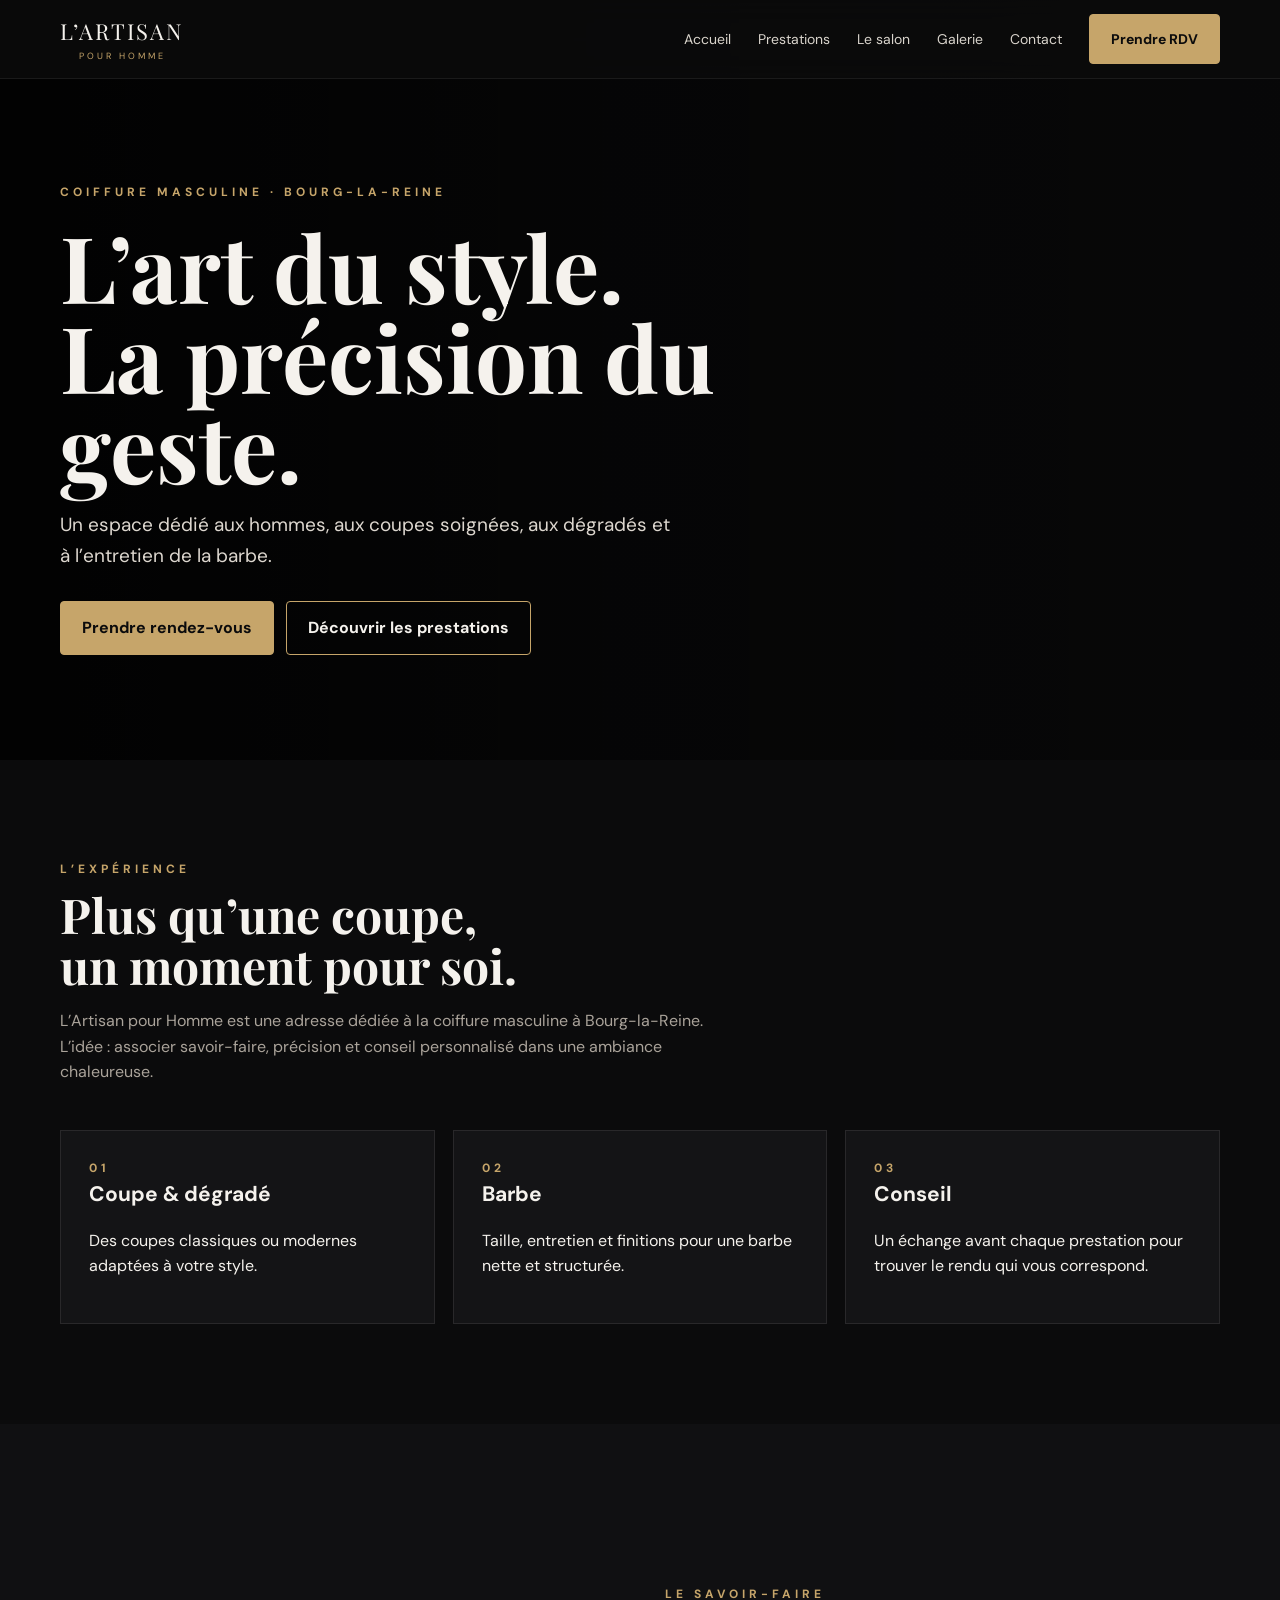
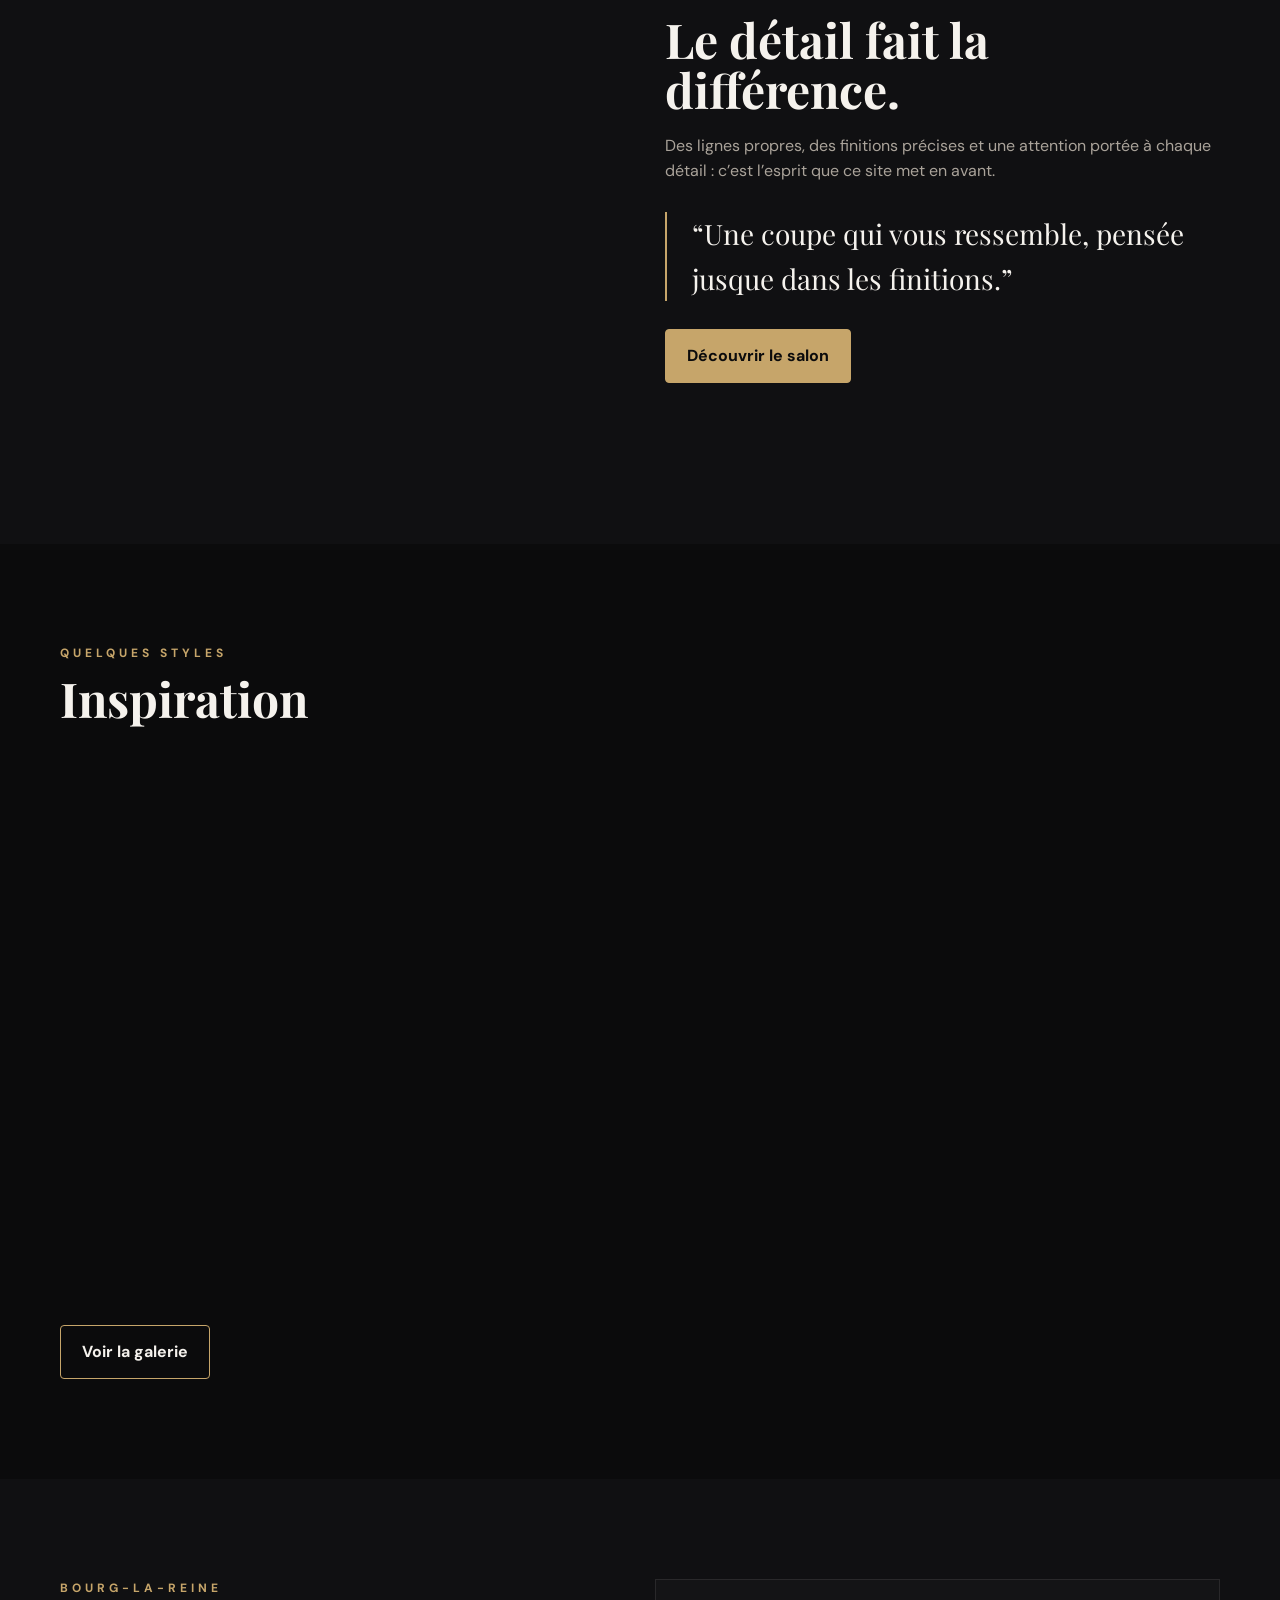
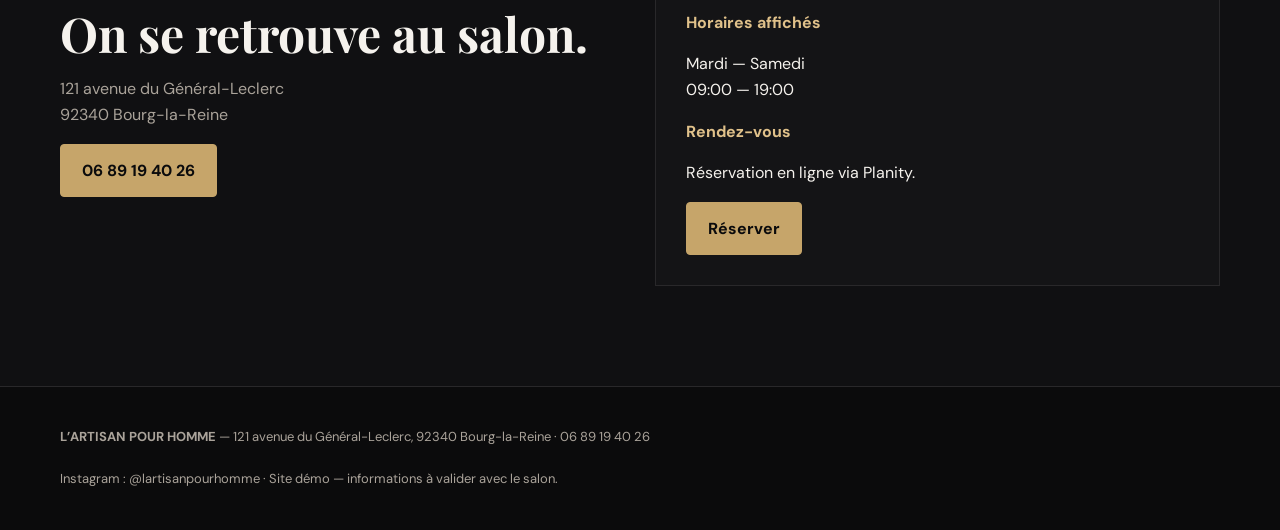
<file: index.html>
<!doctype html><html lang="fr"><head><meta charset="utf-8"><meta name="viewport" content="width=device-width,initial-scale=1"><title>L’Artisan pour Homme — Barber à Bourg-la-Reine</title><link rel="stylesheet" href="css/style.css"></head><body>
<header class="nav"><div class="container navin">
<a class="logo" href="index.html">L’ARTISAN <small>POUR HOMME</small></a>
<nav class="links"><a href="index.html">Accueil</a><a href="pages/services.html">Prestations</a><a href="pages/salon.html">Le salon</a><a href="pages/galerie.html">Galerie</a><a href="pages/contact.html">Contact</a><a class="btn" href="https://www.planity.com/lartisan-pour-homme-92340-bourg-la-reine" target="_blank">Prendre RDV</a></nav>
<span class="mobile">☰</span></div></header>

<main><section class="hero"><div class="container"><div class="content"><div class="eyebrow">Coiffure masculine · Bourg-la-Reine</div><h1>L’art du style.<br>La précision du geste.</h1><p>Un espace dédié aux hommes, aux coupes soignées, aux dégradés et à l’entretien de la barbe.</p><div class="actions"><a class="btn" href="https://www.planity.com/lartisan-pour-homme-92340-bourg-la-reine" target="_blank">Prendre rendez-vous</a><a class="btn outline" href="pages/services.html">Découvrir les prestations</a></div></div></div></section>
<section class="section"><div class="container"><div class="eyebrow">L’expérience</div><h2>Plus qu’une coupe,<br>un moment pour soi.</h2><p class="intro">L’Artisan pour Homme est une adresse dédiée à la coiffure masculine à Bourg-la-Reine. L’idée : associer savoir-faire, précision et conseil personnalisé dans une ambiance chaleureuse.</p>
<div class="grid3"><div class="card"><div class="eyebrow">01</div><h3>Coupe & dégradé</h3><p>Des coupes classiques ou modernes adaptées à votre style.</p></div><div class="card"><div class="eyebrow">02</div><h3>Barbe</h3><p>Taille, entretien et finitions pour une barbe nette et structurée.</p></div><div class="card"><div class="eyebrow">03</div><h3>Conseil</h3><p>Un échange avant chaque prestation pour trouver le rendu qui vous correspond.</p></div></div></div></section>
<section class="section alt"><div class="container split"><div class="splitimg" style="background-image:url('https://images.pexels.com/photos/4625645/pexels-photo-4625645.jpeg?auto=compress&cs=tinysrgb&w=1200')"></div><div><div class="eyebrow">Le savoir-faire</div><h2>Le détail fait la différence.</h2><p class="intro">Des lignes propres, des finitions précises et une attention portée à chaque détail : c’est l’esprit que ce site met en avant.</p><p class="quote">“Une coupe qui vous ressemble, pensée jusque dans les finitions.”</p><a class="btn" href="pages/salon.html">Découvrir le salon</a></div></div></section>
<section class="section"><div class="container"><div class="eyebrow">Quelques styles</div><h2>Inspiration</h2><div class="gallery"><div class="big" style="background-image:url('https://images.pexels.com/photos/9992818/pexels-photo-9992818.jpeg?auto=compress&cs=tinysrgb&w=1200')"></div><div style="background-image:url('https://images.pexels.com/photos/4625639/pexels-photo-4625639.jpeg?auto=compress&cs=tinysrgb&w=1200')"></div><div style="background-image:url('https://images.pexels.com/photos/7518746/pexels-photo-7518746.jpeg?auto=compress&cs=tinysrgb&w=1200')"></div><div style="background-image:url('https://images.pexels.com/photos/4625624/pexels-photo-4625624.jpeg?auto=compress&cs=tinysrgb&w=1200')"></div><div style="background-image:url('https://images.pexels.com/photos/4625645/pexels-photo-4625645.jpeg?auto=compress&cs=tinysrgb&w=1200')"></div></div><div class="actions"><a class="btn outline" href="pages/galerie.html">Voir la galerie</a></div></div></section>
<section class="section alt"><div class="container contactgrid"><div><div class="eyebrow">Bourg-la-Reine</div><h2>On se retrouve au salon.</h2><p class="intro">121 avenue du Général-Leclerc<br>92340 Bourg-la-Reine</p><a class="btn" href="tel:+33689194026">06 89 19 40 26</a></div><div class="info"><strong>Horaires affichés</strong><p>Mardi — Samedi<br>09:00 — 19:00</p><strong>Rendez-vous</strong><p>Réservation en ligne via Planity.</p><a href="https://www.planity.com/lartisan-pour-homme-92340-bourg-la-reine" target="_blank" class="btn">Réserver</a></div></div></section></main>
<footer class="footer"><div class="container"><strong>L’ARTISAN POUR HOMME</strong> — 121 avenue du Général-Leclerc, 92340 Bourg-la-Reine · 06 89 19 40 26<br><br>
Instagram : @lartisanpourhomme · <span>Site démo — informations à valider avec le salon.</span></div></footer>
</body></html>
</file>
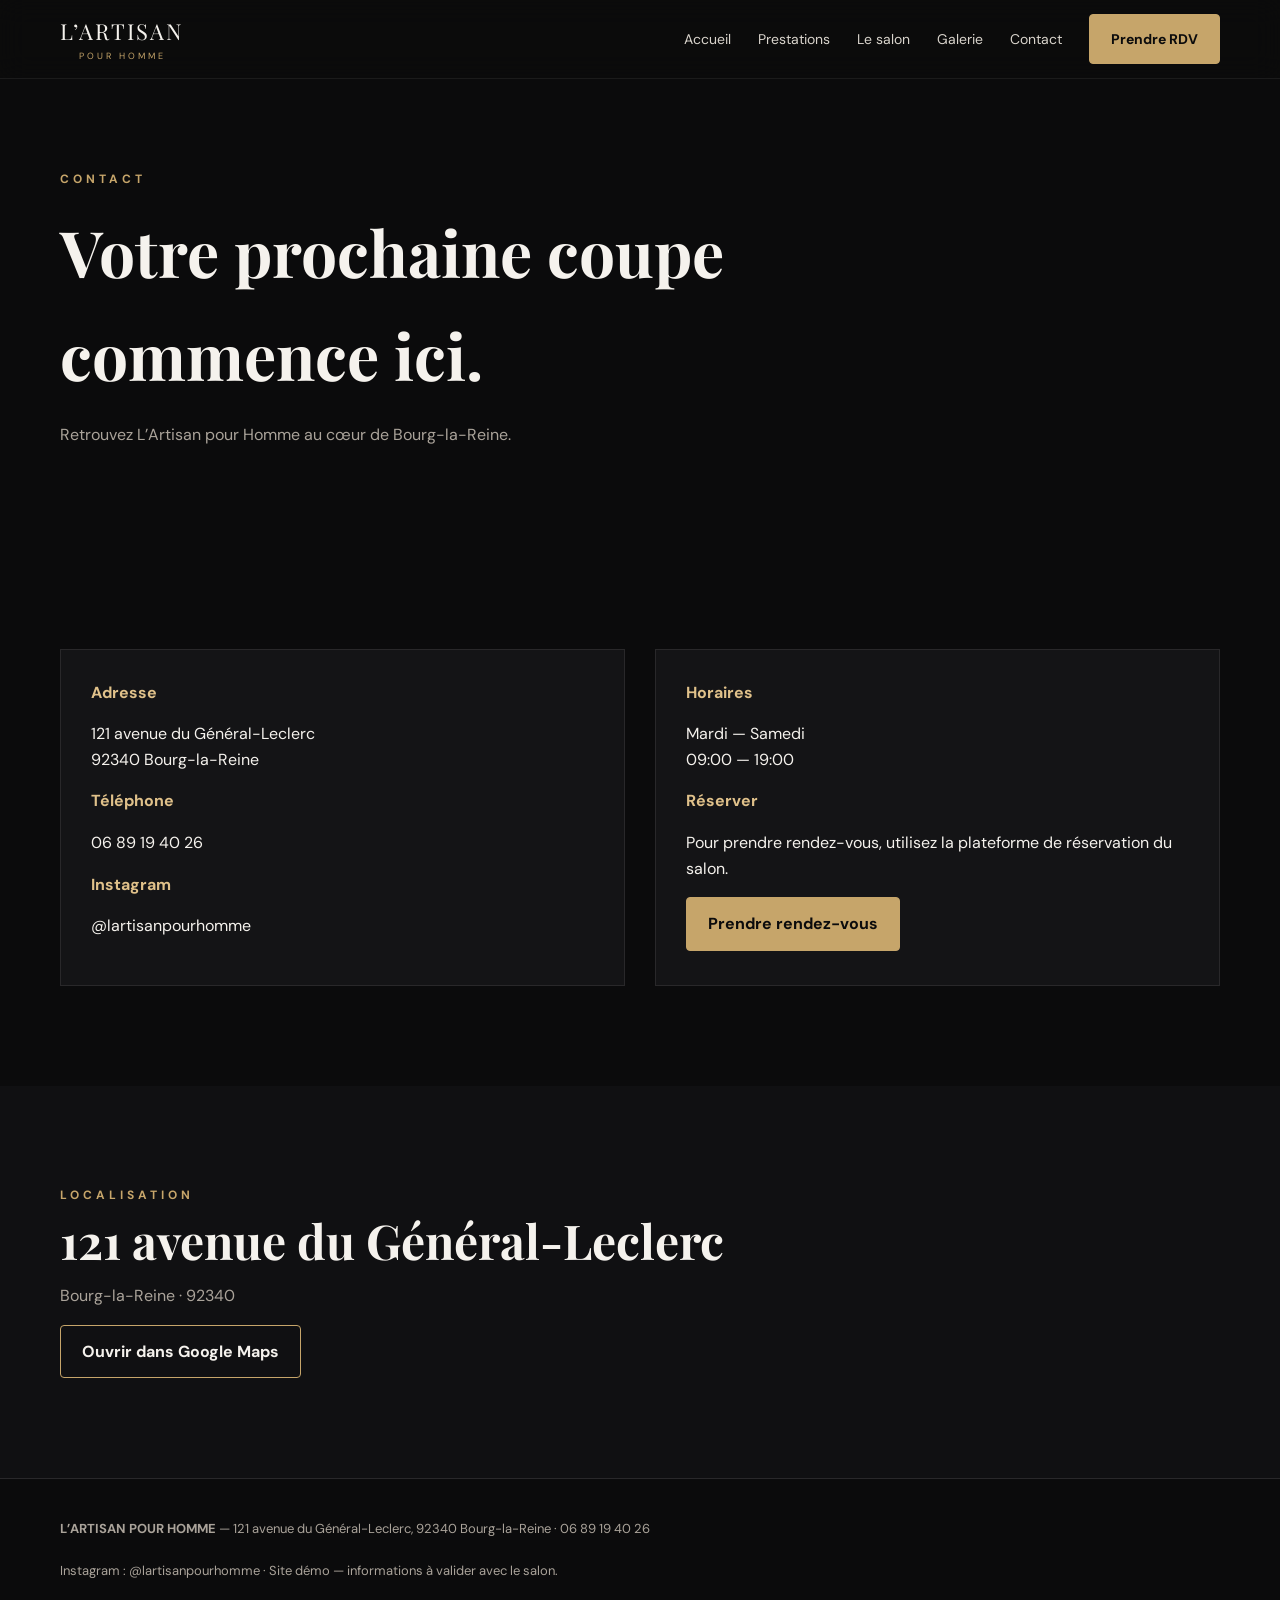
<file: pages/contact.html>
<!doctype html><html lang="fr"><head><meta charset="utf-8"><meta name="viewport" content="width=device-width,initial-scale=1"><title>Contact — L’Artisan pour Homme</title><link rel="stylesheet" href="../css/style.css"></head><body>
<header class="nav"><div class="container navin">
<a class="logo" href="index.html">L’ARTISAN <small>POUR HOMME</small></a>
<nav class="links"><a href="index.html">Accueil</a><a href="pages/services.html">Prestations</a><a href="pages/salon.html">Le salon</a><a href="pages/galerie.html">Galerie</a><a href="pages/contact.html">Contact</a><a class="btn" href="https://www.planity.com/lartisan-pour-homme-92340-bourg-la-reine" target="_blank">Prendre RDV</a></nav>
<span class="mobile">☰</span></div></header>

<section class="pagehero"><div class="container"><div class="eyebrow">Contact</div><h1>Votre prochaine coupe<br>commence ici.</h1><p class="intro">Retrouvez L’Artisan pour Homme au cœur de Bourg-la-Reine.</p></div></section>
<section class="section"><div class="container contactgrid"><div class="info"><strong>Adresse</strong><p>121 avenue du Général-Leclerc<br>92340 Bourg-la-Reine</p><strong>Téléphone</strong><p><a href="tel:+33689194026">06 89 19 40 26</a></p><strong>Instagram</strong><p>@lartisanpourhomme</p></div><div class="info"><strong>Horaires</strong><p>Mardi — Samedi<br>09:00 — 19:00</p><strong>Réserver</strong><p>Pour prendre rendez-vous, utilisez la plateforme de réservation du salon.</p><a class="btn" href="https://www.planity.com/lartisan-pour-homme-92340-bourg-la-reine" target="_blank">Prendre rendez-vous</a></div></div></section>
<section class="section alt"><div class="container"><div class="eyebrow">Localisation</div><h2>121 avenue du Général-Leclerc</h2><p class="intro">Bourg-la-Reine · 92340</p><a class="btn outline" href="https://www.google.com/maps/search/?api=1&query=121+avenue+du+Général-Leclerc+92340+Bourg-la-Reine" target="_blank">Ouvrir dans Google Maps</a></div></section>
<footer class="footer"><div class="container"><strong>L’ARTISAN POUR HOMME</strong> — 121 avenue du Général-Leclerc, 92340 Bourg-la-Reine · 06 89 19 40 26<br><br>
Instagram : @lartisanpourhomme · <span>Site démo — informations à valider avec le salon.</span></div></footer>
</body></html>
</file>
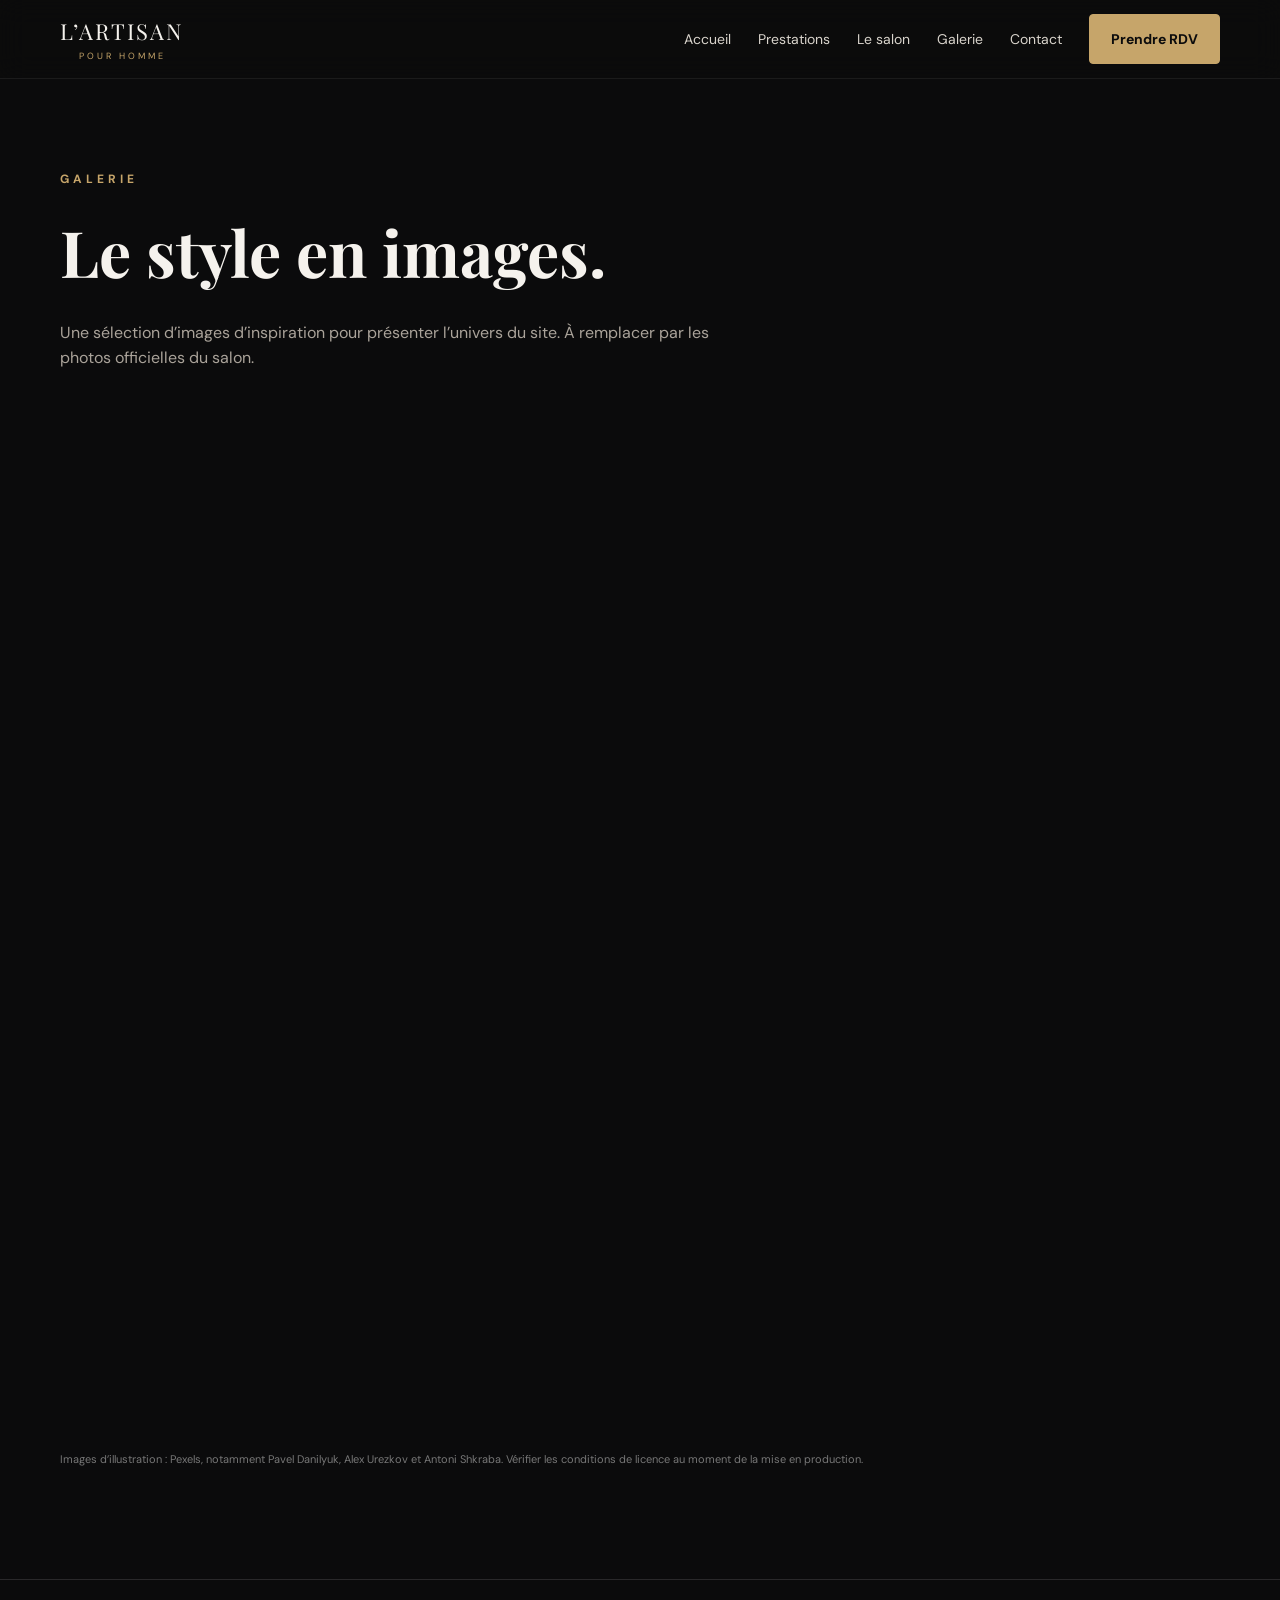
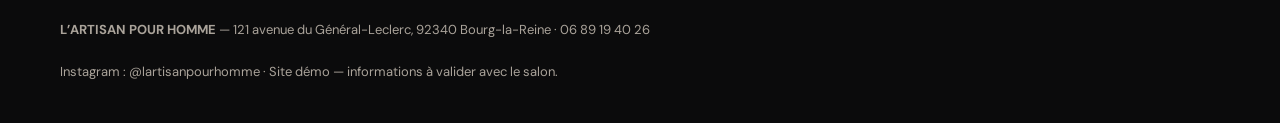
<file: pages/galerie.html>
<!doctype html><html lang="fr"><head><meta charset="utf-8"><meta name="viewport" content="width=device-width,initial-scale=1"><title>Galerie — L’Artisan pour Homme</title><link rel="stylesheet" href="../css/style.css"></head><body>
<header class="nav"><div class="container navin">
<a class="logo" href="index.html">L’ARTISAN <small>POUR HOMME</small></a>
<nav class="links"><a href="index.html">Accueil</a><a href="pages/services.html">Prestations</a><a href="pages/salon.html">Le salon</a><a href="pages/galerie.html">Galerie</a><a href="pages/contact.html">Contact</a><a class="btn" href="https://www.planity.com/lartisan-pour-homme-92340-bourg-la-reine" target="_blank">Prendre RDV</a></nav>
<span class="mobile">☰</span></div></header>

<section class="pagehero"><div class="container"><div class="eyebrow">Galerie</div><h1>Le style en images.</h1><p class="intro">Une sélection d’images d’inspiration pour présenter l’univers du site. À remplacer par les photos officielles du salon.</p></div></section>
<section class="section"><div class="container"><div class="gallery"><div class="big" style="background-image:url('https://images.pexels.com/photos/7518731/pexels-photo-7518731.jpeg?auto=compress&cs=tinysrgb&w=1800')"></div><div style="background-image:url('https://images.pexels.com/photos/9992818/pexels-photo-9992818.jpeg?auto=compress&cs=tinysrgb&w=1200')"></div><div style="background-image:url('https://images.pexels.com/photos/4625645/pexels-photo-4625645.jpeg?auto=compress&cs=tinysrgb&w=1200')"></div><div style="background-image:url('https://images.pexels.com/photos/4625624/pexels-photo-4625624.jpeg?auto=compress&cs=tinysrgb&w=1200')"></div><div style="background-image:url('https://images.pexels.com/photos/7518746/pexels-photo-7518746.jpeg?auto=compress&cs=tinysrgb&w=1200')"></div><div style="background-image:url('https://images.pexels.com/photos/4625639/pexels-photo-4625639.jpeg?auto=compress&cs=tinysrgb&w=1200')"></div></div><p class="credits">Images d’illustration : Pexels, notamment Pavel Danilyuk, Alex Urezkov et Antoni Shkraba. Vérifier les conditions de licence au moment de la mise en production.</p></div></section>
<footer class="footer"><div class="container"><strong>L’ARTISAN POUR HOMME</strong> — 121 avenue du Général-Leclerc, 92340 Bourg-la-Reine · 06 89 19 40 26<br><br>
Instagram : @lartisanpourhomme · <span>Site démo — informations à valider avec le salon.</span></div></footer>
</body></html>
</file>
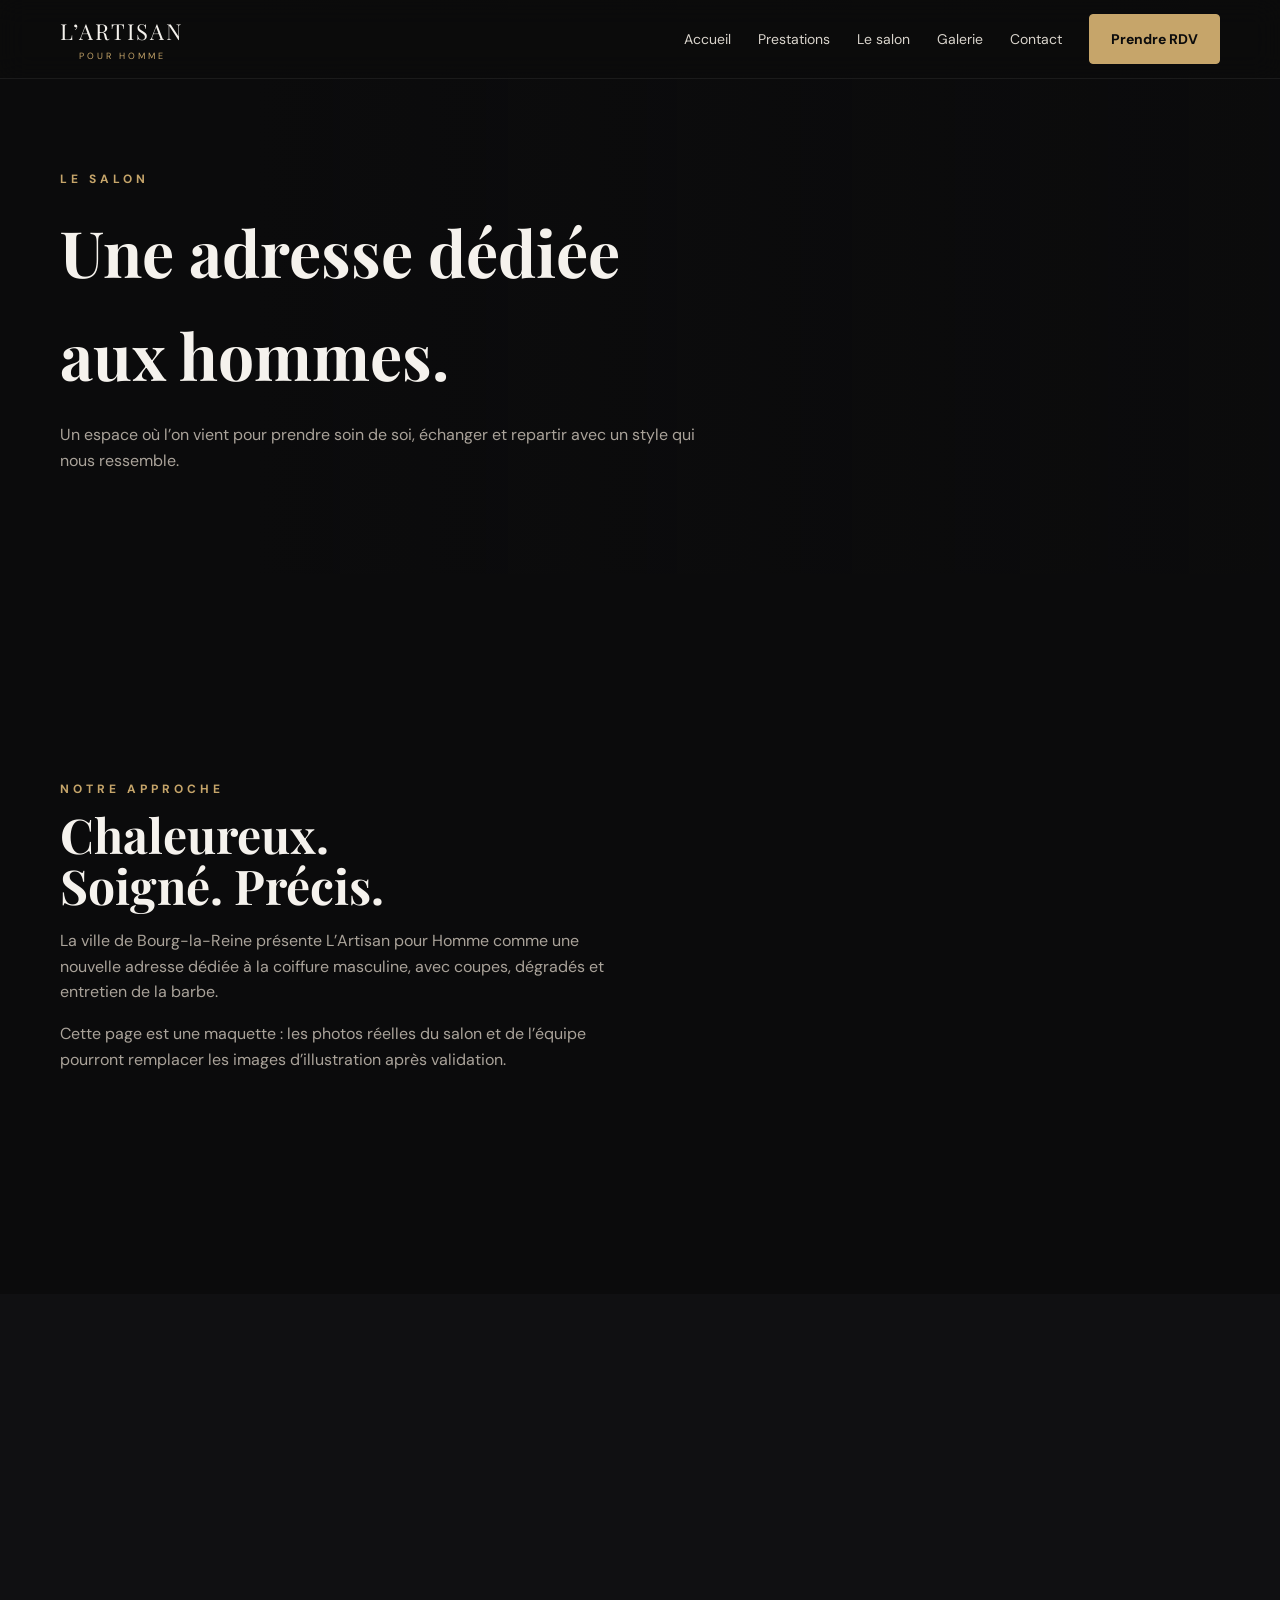
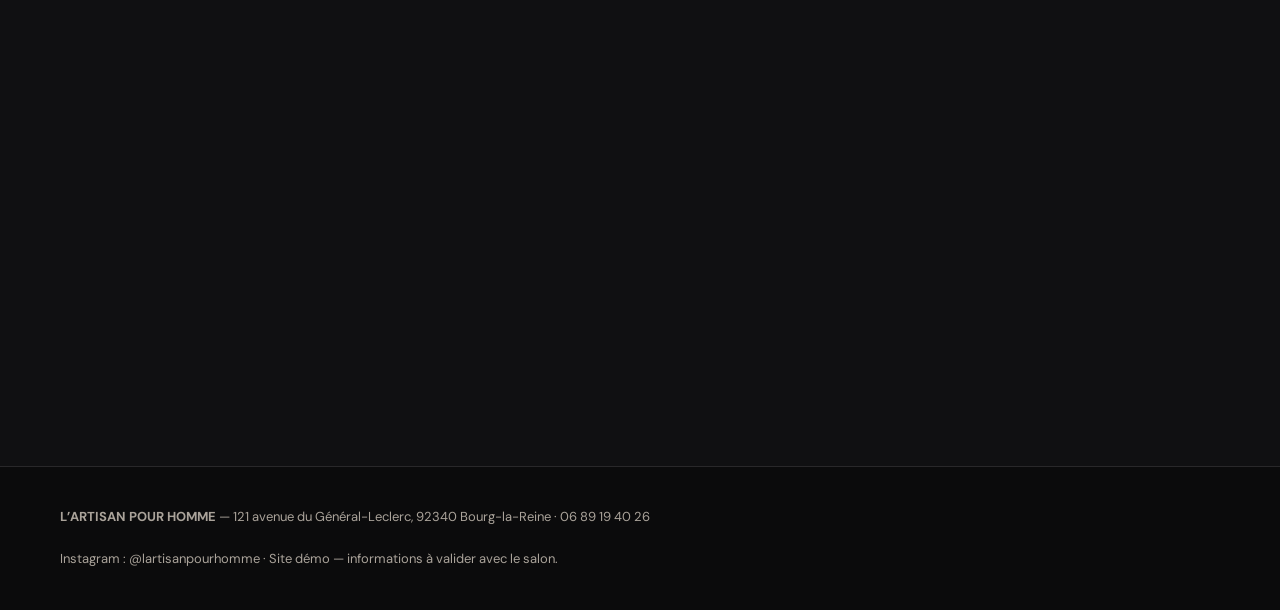
<file: pages/salon.html>
<!doctype html><html lang="fr"><head><meta charset="utf-8"><meta name="viewport" content="width=device-width,initial-scale=1"><title>Le salon — L’Artisan pour Homme</title><link rel="stylesheet" href="../css/style.css"></head><body>
<header class="nav"><div class="container navin">
<a class="logo" href="index.html">L’ARTISAN <small>POUR HOMME</small></a>
<nav class="links"><a href="index.html">Accueil</a><a href="pages/services.html">Prestations</a><a href="pages/salon.html">Le salon</a><a href="pages/galerie.html">Galerie</a><a href="pages/contact.html">Contact</a><a class="btn" href="https://www.planity.com/lartisan-pour-homme-92340-bourg-la-reine" target="_blank">Prendre RDV</a></nav>
<span class="mobile">☰</span></div></header>

<section class="pagehero"><div class="container"><div class="eyebrow">Le salon</div><h1>Une adresse dédiée<br>aux hommes.</h1><p class="intro">Un espace où l’on vient pour prendre soin de soi, échanger et repartir avec un style qui nous ressemble.</p></div></section>
<section class="section"><div class="container split"><div><div class="eyebrow">Notre approche</div><h2>Chaleureux.<br>Soigné. Précis.</h2><p class="intro">La ville de Bourg-la-Reine présente L’Artisan pour Homme comme une nouvelle adresse dédiée à la coiffure masculine, avec coupes, dégradés et entretien de la barbe.</p><p class="intro">Cette page est une maquette : les photos réelles du salon et de l’équipe pourront remplacer les images d’illustration après validation.</p></div><div class="photo tall" style="background-image:url('https://images.pexels.com/photos/4625624/pexels-photo-4625624.jpeg?auto=compress&cs=tinysrgb&w=1200')"></div></div></section>
<section class="section alt"><div class="container"><div class="gallery"><div class="big" style="background-image:url('https://images.pexels.com/photos/4625639/pexels-photo-4625639.jpeg?auto=compress&cs=tinysrgb&w=1200')"></div><div style="background-image:url('https://images.pexels.com/photos/9992818/pexels-photo-9992818.jpeg?auto=compress&cs=tinysrgb&w=1200')"></div><div style="background-image:url('https://images.pexels.com/photos/7518746/pexels-photo-7518746.jpeg?auto=compress&cs=tinysrgb&w=1200')"></div><div style="background-image:url('https://images.pexels.com/photos/4625645/pexels-photo-4625645.jpeg?auto=compress&cs=tinysrgb&w=1200')"></div><div style="background-image:url('https://images.pexels.com/photos/4625624/pexels-photo-4625624.jpeg?auto=compress&cs=tinysrgb&w=1200')"></div></div></div></section>
<footer class="footer"><div class="container"><strong>L’ARTISAN POUR HOMME</strong> — 121 avenue du Général-Leclerc, 92340 Bourg-la-Reine · 06 89 19 40 26<br><br>
Instagram : @lartisanpourhomme · <span>Site démo — informations à valider avec le salon.</span></div></footer>
</body></html>
</file>
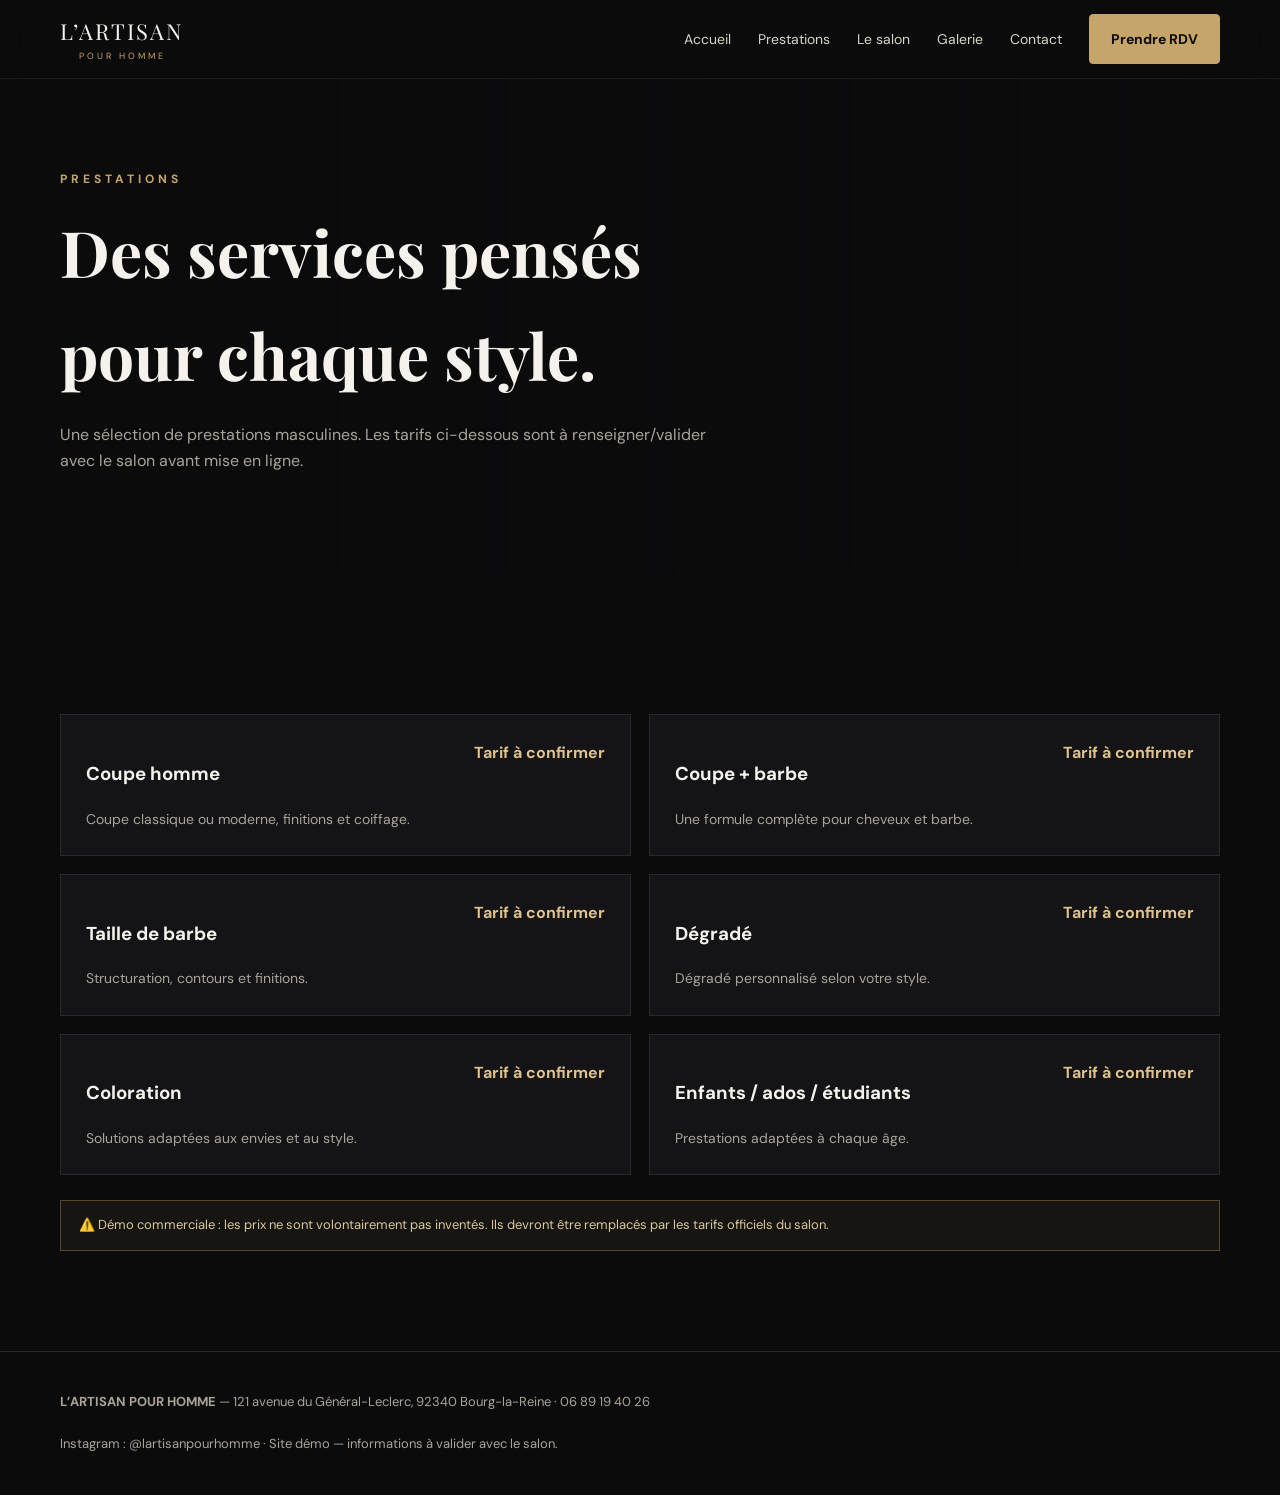
<file: pages/services.html>
<!doctype html><html lang="fr"><head><meta charset="utf-8"><meta name="viewport" content="width=device-width,initial-scale=1"><title>Prestations — L’Artisan pour Homme</title><link rel="stylesheet" href="../css/style.css"></head><body>
<header class="nav"><div class="container navin">
<a class="logo" href="index.html">L’ARTISAN <small>POUR HOMME</small></a>
<nav class="links"><a href="index.html">Accueil</a><a href="pages/services.html">Prestations</a><a href="pages/salon.html">Le salon</a><a href="pages/galerie.html">Galerie</a><a href="pages/contact.html">Contact</a><a class="btn" href="https://www.planity.com/lartisan-pour-homme-92340-bourg-la-reine" target="_blank">Prendre RDV</a></nav>
<span class="mobile">☰</span></div></header>

<section class="pagehero"><div class="container"><div class="eyebrow">Prestations</div><h1>Des services pensés<br>pour chaque style.</h1><p class="intro">Une sélection de prestations masculines. Les tarifs ci-dessous sont à renseigner/valider avec le salon avant mise en ligne.</p></div></section>
<section class="section"><div class="container"><div class="services">
<div class="service"><div><h3>Coupe homme</h3><p>Coupe classique ou moderne, finitions et coiffage.</p></div><span class="price">Tarif à confirmer</span></div>
<div class="service"><div><h3>Coupe + barbe</h3><p>Une formule complète pour cheveux et barbe.</p></div><span class="price">Tarif à confirmer</span></div>
<div class="service"><div><h3>Taille de barbe</h3><p>Structuration, contours et finitions.</p></div><span class="price">Tarif à confirmer</span></div>
<div class="service"><div><h3>Dégradé</h3><p>Dégradé personnalisé selon votre style.</p></div><span class="price">Tarif à confirmer</span></div>
<div class="service"><div><h3>Coloration</h3><p>Solutions adaptées aux envies et au style.</p></div><span class="price">Tarif à confirmer</span></div>
<div class="service"><div><h3>Enfants / ados / étudiants</h3><p>Prestations adaptées à chaque âge.</p></div><span class="price">Tarif à confirmer</span></div>
</div><div class="notice">⚠️ Démo commerciale : les prix ne sont volontairement pas inventés. Ils devront être remplacés par les tarifs officiels du salon.</div></div></section>
<footer class="footer"><div class="container"><strong>L’ARTISAN POUR HOMME</strong> — 121 avenue du Général-Leclerc, 92340 Bourg-la-Reine · 06 89 19 40 26<br><br>
Instagram : @lartisanpourhomme · <span>Site démo — informations à valider avec le salon.</span></div></footer>
</body></html>
</file>
<file: css/style.css>
@import url('https://fonts.googleapis.com/css2?family=DM+Sans:wght@400;500;600;700&family=Playfair+Display:wght@500;600&display=swap');
:root{--bg:#0b0b0c;--panel:#141416;--panel2:#1b1b1e;--text:#f5f2ed;--muted:#aaa39a;--line:#29282a;--gold:#c6a56a;--gold2:#e0c18a}
*{box-sizing:border-box}html{scroll-behavior:smooth}body{margin:0;background:var(--bg);color:var(--text);font-family:'DM Sans',sans-serif;line-height:1.6}a{color:inherit;text-decoration:none}.container{width:min(1160px,92%);margin:auto}.nav{position:fixed;top:0;left:0;right:0;z-index:20;background:rgba(11,11,12,.82);backdrop-filter:blur(14px);border-bottom:1px solid rgba(255,255,255,.07)}.navin{height:78px;display:flex;align-items:center;justify-content:space-between}.logo{font-family:'Playfair Display';font-size:22px;letter-spacing:2px}.logo small{display:block;font-family:'DM Sans';font-size:9px;letter-spacing:3px;color:var(--gold);text-align:center}.links{display:flex;gap:27px;align-items:center;font-size:14px;color:#d9d4cc}.links a:hover{color:var(--gold2)}.btn{display:inline-flex;align-items:center;justify-content:center;padding:13px 21px;border:1px solid var(--gold);color:#0b0b0c;background:var(--gold);font-weight:700;border-radius:4px;transition:.2s}.btn:hover{background:var(--gold2);transform:translateY(-1px)}.btn.outline{background:transparent;color:var(--text)}.btn.outline:hover{background:var(--gold);color:#111}.hero{min-height:760px;padding-top:78px;display:grid;place-items:center;background:linear-gradient(90deg,rgba(0,0,0,.86) 0%,rgba(0,0,0,.55) 45%,rgba(0,0,0,.35)),url('https://images.pexels.com/photos/7518731/pexels-photo-7518731.jpeg?auto=compress&cs=tinysrgb&w=1800') center/cover}.hero .content{max-width:760px;padding:100px 0}.eyebrow{text-transform:uppercase;letter-spacing:4px;color:var(--gold);font-size:12px;font-weight:700}.hero h1{font-family:'Playfair Display';font-size:clamp(52px,8vw,92px);line-height:.98;margin:18px 0}.hero p{font-size:19px;color:#ddd7cf;max-width:620px}.actions{display:flex;gap:12px;flex-wrap:wrap;margin-top:30px}.section{padding:100px 0}.section.alt{background:#101012}.section h2{font-family:'Playfair Display';font-size:48px;line-height:1.05;margin:10px 0 18px}.intro{max-width:650px;color:var(--muted)}.grid3{display:grid;grid-template-columns:repeat(3,1fr);gap:18px;margin-top:45px}.card{background:var(--panel);border:1px solid var(--line);padding:28px}.card h3{margin:0 0 10px;font-size:21px}.price{color:var(--gold2);font-weight:700}.photo{height:340px;background-size:cover;background-position:center}.photo.tall{height:520px}.split{display:grid;grid-template-columns:1fr 1fr;gap:50px;align-items:center}.splitimg{min-height:520px;background:center/cover}.quote{border-left:2px solid var(--gold);padding-left:25px;font-family:'Playfair Display';font-size:28px}.gallery{display:grid;grid-template-columns:2fr 1fr 1fr;grid-auto-rows:260px;gap:12px;margin-top:40px}.gallery div{background:center/cover}.gallery .big{grid-row:span 2}.pagehero{padding:170px 0 85px;background:linear-gradient(90deg,#0b0b0c 20%,rgba(11,11,12,.45)),url('https://images.pexels.com/photos/4625624/pexels-photo-4625624.jpeg?auto=compress&cs=tinysrgb&w=1600') center/cover}.pagehero h1{font-family:'Playfair Display';font-size:64px;margin:12px 0}.services{display:grid;grid-template-columns:1fr 1fr;gap:18px;margin-top:40px}.service{display:flex;justify-content:space-between;gap:20px;padding:25px;background:var(--panel);border:1px solid var(--line)}.service p{margin:5px 0 0;color:var(--muted);font-size:14px}.contactgrid{display:grid;grid-template-columns:1fr 1fr;gap:30px}.info{padding:30px;background:var(--panel);border:1px solid var(--line)}.info strong{display:block;color:var(--gold2);margin-bottom:5px}.footer{border-top:1px solid var(--line);padding:40px 0;color:var(--muted);font-size:13px}.mobile{display:none}.notice{background:#171511;border:1px solid #55472d;color:#d8c79f;padding:14px 18px;font-size:13px;margin-top:25px}.credits{font-size:11px;color:#777;margin-top:35px}.credits a{text-decoration:underline}@media(max-width:800px){.links{display:none}.mobile{display:block}.navin{height:68px}.hero{min-height:680px}.hero .content{padding:70px 0}.grid3,.split,.contactgrid,.services{grid-template-columns:1fr}.gallery{grid-template-columns:1fr 1fr;grid-auto-rows:220px}.gallery .big{grid-row:span 1}.section{padding:70px 0}.section h2{font-size:38px}.pagehero h1{font-size:48px}.photo.tall{height:380px}}
</file>
